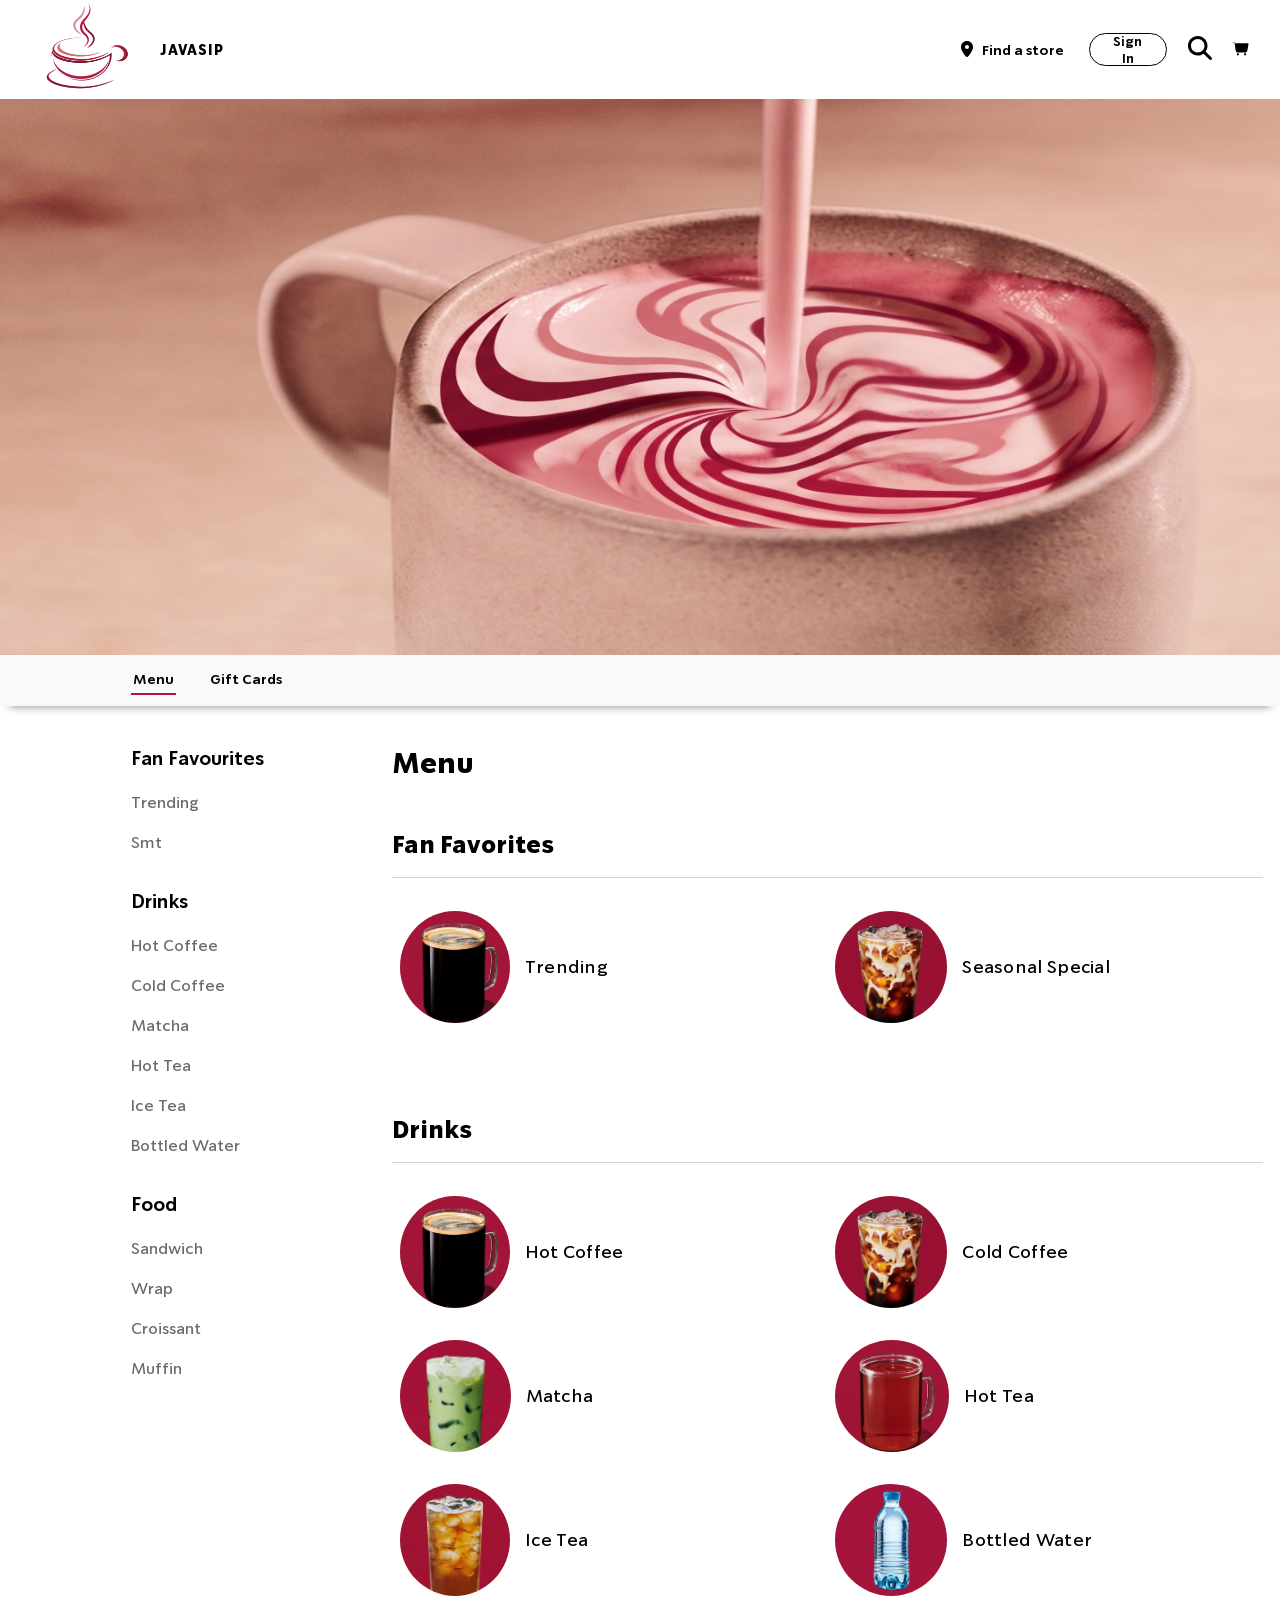
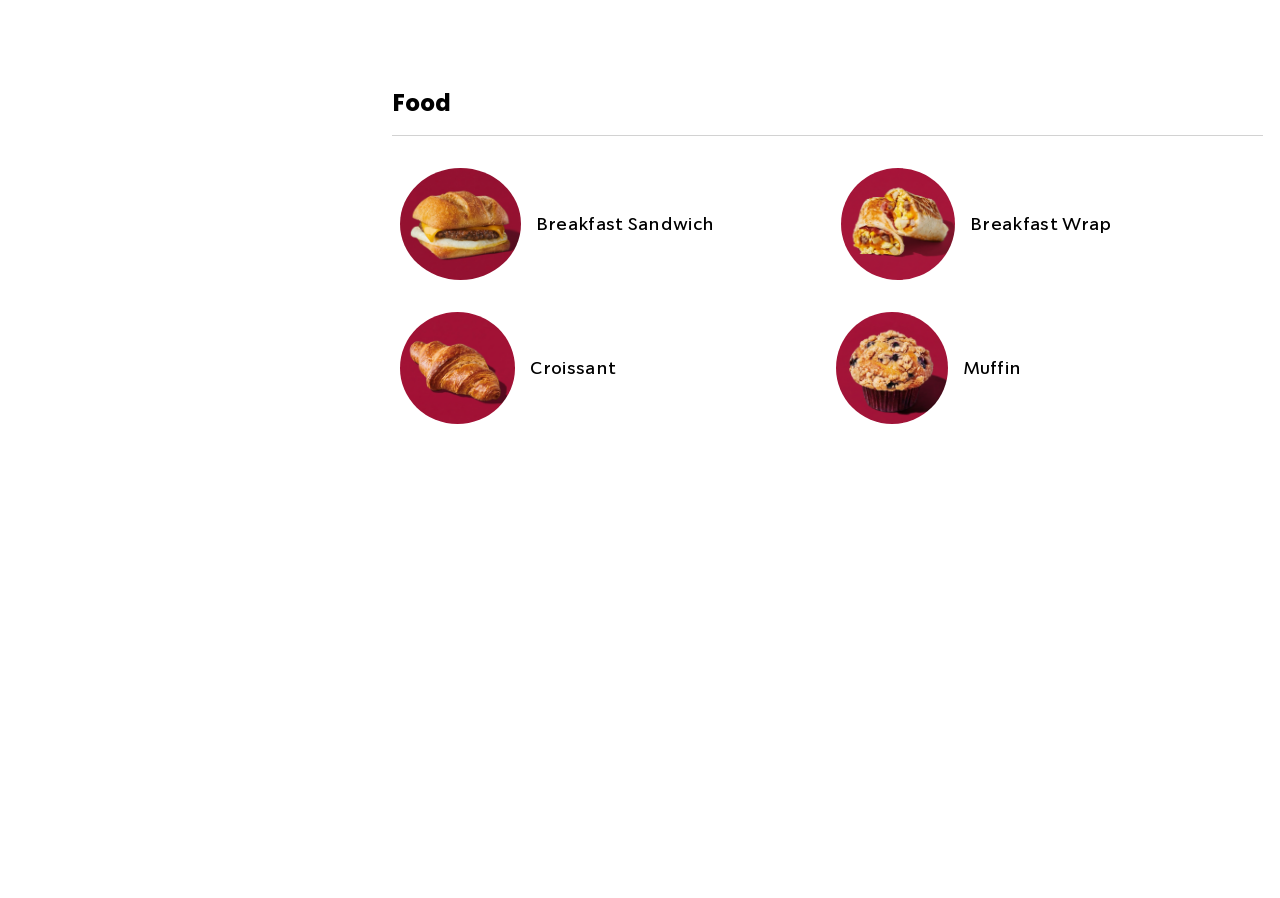
<file: index.html>
<!doctype html>
<html>

<head>
    <title>JavaSip</title>
    <link rel="stylesheet" href="style.css">
    <link rel="icon" type="image/png" href="images/favicon.png">
</head>
<body>
    <header>

        <span id="logospan">
            <img id="logo" src="images/logo.png">
        </span>

        <div id="headerdiv">
                
            <nav id="links">
                <button id="mbtn">JAVASIP</button>
            </nav>

            <span id="otherlinks">
                <span class="locationbutton">

                    <span id="locationbtn" style="display: flex">
                        <svg style="width: 20px; margin-bottom: 2px; margin-right: 5px; cursor: pointer" xmlns="http://www.w3.org/2000/svg" viewBox="0 0 640 640"><!--!Font Awesome Free v7.2.0 by @fontawesome - https://fontawesome.com License - https://fontawesome.com/license/free Copyright 2026 Fonticons, Inc.--><path d="M128 252.6C128 148.4 214 64 320 64C426 64 512 148.4 512 252.6C512 371.9 391.8 514.9 341.6 569.4C329.8 582.2 310.1 582.2 298.3 569.4C248.1 514.9 127.9 371.9 127.9 252.6zM320 320C355.3 320 384 291.3 384 256C384 220.7 355.3 192 320 192C284.7 192 256 220.7 256 256C256 291.3 284.7 320 320 320z"/></svg>
                        <p style="cursor: pointer">Find a store</p>
                    </span>

                    <div id="locationdropdown">
                        <button id="india">India</button>
                        <button id="usa">USA</button>
                    </div>
                </span>
                <span>
                    <button id="signin">Sign In</button>
                </span>

                <span>
                    <button id="searchicon">
                        <svg xmlns="http://www.w3.org/2000/svg" viewBox="0 0 640 640"><!--!Font Awesome Free v7.2.0 by @fontawesome - https://fontawesome.com License - https://fontawesome.com/license/free Copyright 2026 Fonticons, Inc.--><path d="M480 272C480 317.9 465.1 360.3 440 394.7L566.6 521.4C579.1 533.9 579.1 554.2 566.6 566.7C554.1 579.2 533.8 579.2 521.3 566.7L394.7 440C360.3 465.1 317.9 480 272 480C157.1 480 64 386.9 64 272C64 157.1 157.1 64 272 64C386.9 64 480 157.1 480 272zM272 416C351.5 416 416 351.5 416 272C416 192.5 351.5 128 272 128C192.5 128 128 192.5 128 272C128 351.5 192.5 416 272 416z"/></svg>
                    </button>
                </span>
                <span>
                    <button id="carticon">
                        <svg xmlns="http://www.w3.org/2000/svg" viewBox="0 0 640 640"><path d="M96 96L160 96L194.1 338.8C199.1 370.5 226.5 394 258.6 394L468 394C499.5 394 526.4 371.4 532.1 340.4L568.1 148.4C570.6 135 560.5 122 546.8 122L176 122M258.6 480C240.4 480 225.6 465.2 225.6 447C225.6 428.8 240.4 414 258.6 414C276.8 414 291.6 428.8 291.6 447C291.6 465.2 276.8 480 258.6 480zM468 480C449.8 480 435 465.2 435 447C435 428.8 449.8 414 468 414C486.2 414 501 428.8 501 447C501 465.2 486.2 480 468 480z"/></svg>
                        <span id="cart-header-count"></span>
                    </button>
                </span>
            </span>

        </div>
    </header>

    <div id="signinmodalcontainer">
        <div id="signinmodal">

            <div id="signinmodalheader">
                <h2 style="margin-left: 20px">JAVASIP</h2>
                <button id="signinmodalclosebtn">
                    X
                </button>
            </div>

            <div id="signinformoptionbuttonsdiv">

                <div id="signinformoptionbuttons">
                    <button id="sibutton">SIGN IN</button><button id="joinbutton">JOIN</button>
                </div>

            </div>

<div id="forms">

    <form id="signinform">

        <label for="si-email" class="e-p-label">EMAIL</label>
        <input type="email" id="si-email" placeholder="Email" class="typeinput1">
        <br><br>
        <label for="si-password" class="e-p-label">PASSWORD</label>
        <input type="password" id="si-password" placeholder="Password" class="typeinput1">

        <p class="termsreminder" style="padding-right: 32px; padding-left: 32px; margin-top: 20px; margin-bottom: 8px">By clicking "Sign In" I agree to the Terms and Conditions & Privacy Policy. I also consent to the collection and use of my Personal Information as described in the Notice regarding Loyalty Programs.</p>

        <p class="form-error" id="si-error"></p>

        <button type="submit" id="sisubmitbtn" disabled>SIGN IN</button>

        <br><br>

        <div style="text-align: left; padding-left: 32px; display: flex">
            <input type="checkbox" id="si-remember" style="cursor: pointer; width: 18px; height: 18px">
            <p class="rememberme">Remember me</p>
            <svg style="width: 22px; margin-bottom: 13px; margin-left: 3px; cursor: pointer" xmlns="http://www.w3.org/2000/svg" viewBox="0 0 640 640"><path d="M320 576C461.4 576 576 461.4 576 320C576 178.6 461.4 64 320 64C178.6 64 64 178.6 64 320C64 461.4 178.6 576 320 576zM288 224C288 206.3 302.3 192 320 192C337.7 192 352 206.3 352 224C352 241.7 337.7 256 320 256C302.3 256 288 241.7 288 224zM280 288L328 288C341.3 288 352 298.7 352 312L352 400L360 400C373.3 400 384 410.7 384 424C384 437.3 373.3 448 360 448L280 448C266.7 448 256 437.3 256 424C256 410.7 266.7 400 280 400L304 400L304 336L280 336C266.7 336 256 325.3 256 312C256 298.7 266.7 288 280 288z"/></svg>
        </div>

    </form>

    <form id="joinform">

        <div style="display: flex; justify-content: space-between; padding-left: 32px; padding-right: 32px; padding-top: 5px; padding-bottom: 15px; box-sizing: border-box">
            <span>
                <label for="join-firstname" class="fn-ln-label">FIRST NAME</label>
                <input type="text" id="join-firstname" placeholder="First Name" class="nametypeinput">
            </span>
            <span>
                <label for="join-lastname" class="fn-ln-label">LAST NAME</label>
                <input type="text" id="join-lastname" placeholder="Last Name" class="nametypeinput" style="width: 194.4px">
            </span>
        </div>

        <label for="join-email" class="e-p-label">EMAIL</label>
        <input type="email" id="join-email" placeholder="Email" class="typeinput2" style="margin-bottom: 20px">
        <br>
        <label for="join-password" class="e-p-label">PASSWORD</label>
        <input type="password" id="join-password" placeholder="Password (8+ chars, include a number)" class="typeinput2">

        <p class="termsreminder" style="padding-right: 32px; padding-left: 32px; margin-top: 16px; margin-bottom: 8px">By clicking "Join" I agree to the Terms and Conditions & Privacy Policy. I also consent to the collection and use of my Personal Information as described in the Notice regarding Loyalty Programs.</p>

        <p class="form-error" id="join-error"></p>

        <button type="submit" id="joinsubmitbtn" disabled>JOIN</button>

        <br><br>

        <div style="text-align: left; padding-left: 32px; display: flex">
            <input type="checkbox" style="cursor: pointer; width: 18px; height: 18px">
            <p class="rememberme">Remember me</p>
            <svg style="width: 22px; margin-bottom: 13px; margin-left: 3px; cursor: pointer" xmlns="http://www.w3.org/2000/svg" viewBox="0 0 640 640"><path d="M320 576C461.4 576 576 461.4 576 320C576 178.6 461.4 64 320 64C178.6 64 64 178.6 64 320C64 461.4 178.6 576 320 576zM288 224C288 206.3 302.3 192 320 192C337.7 192 352 206.3 352 224C352 241.7 337.7 256 320 256C302.3 256 288 241.7 288 224zM280 288L328 288C341.3 288 352 298.7 352 312L352 400L360 400C373.3 400 384 410.7 384 424C384 437.3 373.3 448 360 448L280 448C266.7 448 256 437.3 256 424C256 410.7 266.7 400 280 400L304 400L304 336L280 336C266.7 336 256 325.3 256 312C256 298.7 266.7 288 280 288z"/></svg>
        </div>

    </form>

</div>
            
        </div>
    </div>

    <div id="searchmodalcontainer">
        <div id="searchmodal">

            <div id="searchinputdiv">
                <svg style="width: 28px; margin-right: 10px; margin-bottom: 3px" xmlns="http://www.w3.org/2000/svg" viewBox="0 0 640 640"><path d="M480 272C480 317.9 465.1 360.3 440 394.7L566.6 521.4C579.1 533.9 579.1 554.2 566.6 566.7C554.1 579.2 533.8 579.2 521.3 566.7L394.7 440C360.3 465.1 317.9 480 272 480C157.1 480 64 386.9 64 272C64 157.1 157.1 64 272 64C386.9 64 480 157.1 480 272zM272 416C351.5 416 416 351.5 416 272C416 192.5 351.5 128 272 128C192.5 128 128 192.5 128 272C128 351.5 192.5 416 272 416z"/></svg>
                <input type="text" placeholder="Search our menu..." id="searchinput">
            </div>

            <div id="searchresults"></div>

        </div>
    </div>

    <div id="slideshow">
        <img src="images/slideshow.png" id="ss">
    </div>

    <div id="menuheader">
        <button style="margin-left: 131px" id="meb">Menu</button>
        <button id="gcb">Gift Cards</button>
    </div>

    <div id="menudiv">

    <div id="menulistcontainer">
        <div id="menulist">
            <h3>Fan Favourites</h3>
            <button class="productbtn" id="trendingbtn">Trending</button>
            <button class="productbtn" id="smtbtn">Smt</button>

            <h3>Drinks</h3>
            <button class="productbtn" id="hotcoffeebtn">Hot Coffee</button>
            <button class="productbtn" id="coldcoffeebtn">Cold Coffee</button>
            <button class="productbtn" id="matchabtn">Matcha</button>
            <button class="productbtn" id="hotteabtn">Hot Tea</button>
            <button class="productbtn" id="iceteabtn">Ice Tea</button>
            <button class="productbtn" id="waterbtn">Bottled Water</button>

            <h3>Food</h3>
            <button class="productbtn" id="sandwichbtn">Sandwich</button>
            <button class="productbtn" id="wrapbtn">Wrap</button>
            <button class="productbtn" id="croissantbtn">Croissant</button>
            <button class="productbtn" id="muffinbtn">Muffin</button>
        </div>
    </div>

    <div id="menucontainer">
        <div id="menu">
            <h1 style="margin-bottom: 48px">Menu</h1>

            <h2 style="margin-bottom: 0px; padding-bottom: 16px">Fan Favorites</h2>
            <div style="height: 32.8px; width: 100%; background-color: white; border-top: 1px solid #d2d2d2;"></div>
            
            <div style="display: flex; align-items: top; height: 184px">
                <div class="productdiv" id="trendingdiv">
                    <img class="productimg" src="images/hotcoffee.png">
                    <p class="productname">Trending</p>
                    <div class="productmodal" id="trendingmodal"></div>
                </div>
                <div class="productdiv" id="smtdiv">
                    <img class="productimg" src="images/coldcoffee.png">
                    <p class="productname">Seasonal Special</p>
                    <div class="productmodal" id="smtmodal"></div>
                </div>
            </div>

            <h2 style="margin-bottom: 0px; padding-bottom: 16px">Drinks</h2>
            <div style="height: 32.8px; width: 100%; background-color: white; border-top: 1px solid #d2d2d2;"></div>
            
            <div style="display: flex">
                <div class="productdiv" id="hotcoffeediv">
                    <img class="productimg" src="images/hotcoffee.png">
                    <p class="productname">Hot Coffee</p>
                    <div class="productmodal" id="hotcoffeemodal"></div>
                </div>
                <div class="productdiv" id="coldcoffeediv">
                    <img class="productimg" src="images/coldcoffee.png">
                    <p class="productname">Cold Coffee</p>
                    <div class="productmodal" id="coldcoffeemodal"></div>
                </div>
            </div>
            <div style="display: flex">
                <div class="productdiv" id="matchadiv">
                    <img class="productimg" src="images/matcha.png">
                    <p class="productname">Matcha</p>
                    <div class="productmodal" id="matchamodal"></div>
                </div>
                <div class="productdiv" id="hotteadiv">
                    <img class="productimg" src="images/hottea.png">
                    <p class="productname">Hot Tea</p>
                    <div class="productmodal" id="hotteamodal"></div>
                </div>
            </div>
            <div style="display: flex; align-items: top; height: 184px">
                <div class="productdiv" id="iceteadiv">
                    <img class="productimg" src="images/icetea.png">
                    <p class="productname">Ice Tea</p>
                    <div class="productmodal" id="iceteamodal"></div>
                </div>
                <div class="productdiv" id="waterdiv">
                    <img class="productimg" src="images/water.png">
                    <p class="productname">Bottled Water</p>
                    <div class="productmodal" id="watermodal"></div>
                </div>
            </div>

            <h2 style="margin-bottom: 0px; padding-bottom: 16px">Food</h2>
            <div style="height: 32.8px; width: 100%; background-color: white; border-top: 1px solid #d2d2d2;"></div>
            
            <div style="display: flex">
                <div class="productdiv" id="sandwichdiv">
                    <img class="productimg" src="images/sandwich.png">
                    <p class="productname">Breakfast Sandwich</p>
                    <div class="productmodal" id="sandwichmodal"></div>
                </div>
                <div class="productdiv" id="wrapdiv">
                    <img class="productimg" src="images/wrap.png">
                    <p class="productname">Breakfast Wrap</p>
                    <div class="productmodal" id="wrapmodal"></div>
                </div>
            </div>
            <div style="display: flex; align-items: top; height: 184px">
                <div class="productdiv" id="croissantdiv">
                    <img class="productimg" src="images/croissant.png">
                    <p class="productname">Croissant</p>
                    <div class="productmodal" id="croissantmodal"></div>
                </div>

                <div class="productdiv" id="muffindiv">
                    <img class="productimg" src="images/muffin.png">
                    <p class="productname">Muffin</p>
                    <div class="productmodal" id="muffinmodal"></div>
                </div>
            </div>

        </div>
    </div>

    </div>

    
    <div id="giftdiv">
        <div id="giftcontainer">
            <div id="gift">
                <h1>Gift Cards</h1>
                <p class="gift-subtitle">Give the gift of great coffee. Perfect for any occasion.</p>

                <div id="gift-cards-grid">
                    
                </div>
            </div>
        </div>
    </div>

    
    <div id="cartfooter">
        <span id="cartfooter-icon">
            <svg xmlns="http://www.w3.org/2000/svg" viewBox="0 0 640 640"><path d="M96 96L160 96L194.1 338.8C199.1 370.5 226.5 394 258.6 394L468 394C499.5 394 526.4 371.4 532.1 340.4L568.1 148.4C570.6 135 560.5 122 546.8 122L176 122M258.6 480C240.4 480 225.6 465.2 225.6 447C225.6 428.8 240.4 414 258.6 414C276.8 414 291.6 428.8 291.6 447C291.6 465.2 276.8 480 258.6 480zM468 480C449.8 480 435 465.2 435 447C435 428.8 449.8 414 468 414C486.2 414 501 428.8 501 447C501 465.2 486.2 480 468 480z"/></svg>
        </span>
        <span id="cartfooter-text">
            <span id="cartfooter-count">0 items</span>
            <span id="cartfooter-label">VIEW ORDER</span>
        </span>
        <span id="cartfooter-total" class="price" data-price="0">₹0</span>
    </div>

    
    <div id="cart">
        <div id="cart-header">
            <h2 id="cart-title">Your Order</h2>
            <button id="cartcl" aria-label="Close cart">
                <svg xmlns="http://www.w3.org/2000/svg" viewBox="0 0 640 640"><path d="M342.6 278l155.6-155.6c8-8 8-21.1 0-29.1s-21.1-8-29.1 0L313.5 249 157.9 93.3c-8-8-21.1-8-29.1 0s-8 21.1 0 29.1L284.4 278 128.8 433.6c-8 8-8 21.1 0 29.1s21.1 8 29.1 0L313.5 307l155.6 155.7c8 8 21.1 8 29.1 0s8-21.1 0-29.1z"/></svg>
            </button>
        </div>

        <div id="cart-items">
            
        </div>

        <div id="cart-footer">
            <div id="cart-summary">
                <span class="cart-summary-label">TOTAL</span>
                <span id="cart-total-display" class="price cart-total-price" data-price="0">₹0</span>
            </div>
            <button id="cart-order-btn">
                ORDER
                <svg xmlns="http://www.w3.org/2000/svg" viewBox="0 0 640 640"><path d="M278.6 233.4c-12.5 12.5-12.5 32.8 0 45.3L338.7 339 139 339c-17.7 0-32 14.3-32 32s14.3 32 32 32l199.7 0-60.1 60.3c-12.5 12.5-12.5 32.8 0 45.3s32.8 12.5 45.3 0L471.9 371c12.5-12.5 12.5-32.8 0-45.3L323.9 233.4c-12.5-12.5-32.8-12.5-45.3 0zM512 96L128 96C74.98 96 32 138.1 32 192l0 256c0 53.02 42.98 96 96 96l384 0c53.02 0 96-42.98 96-96l0-256C608 138.1 565 96 512 96z"/></svg>
            </button>
        </div>
    </div>

    <script src="index.js"></script>
</body>

</html>
</file>
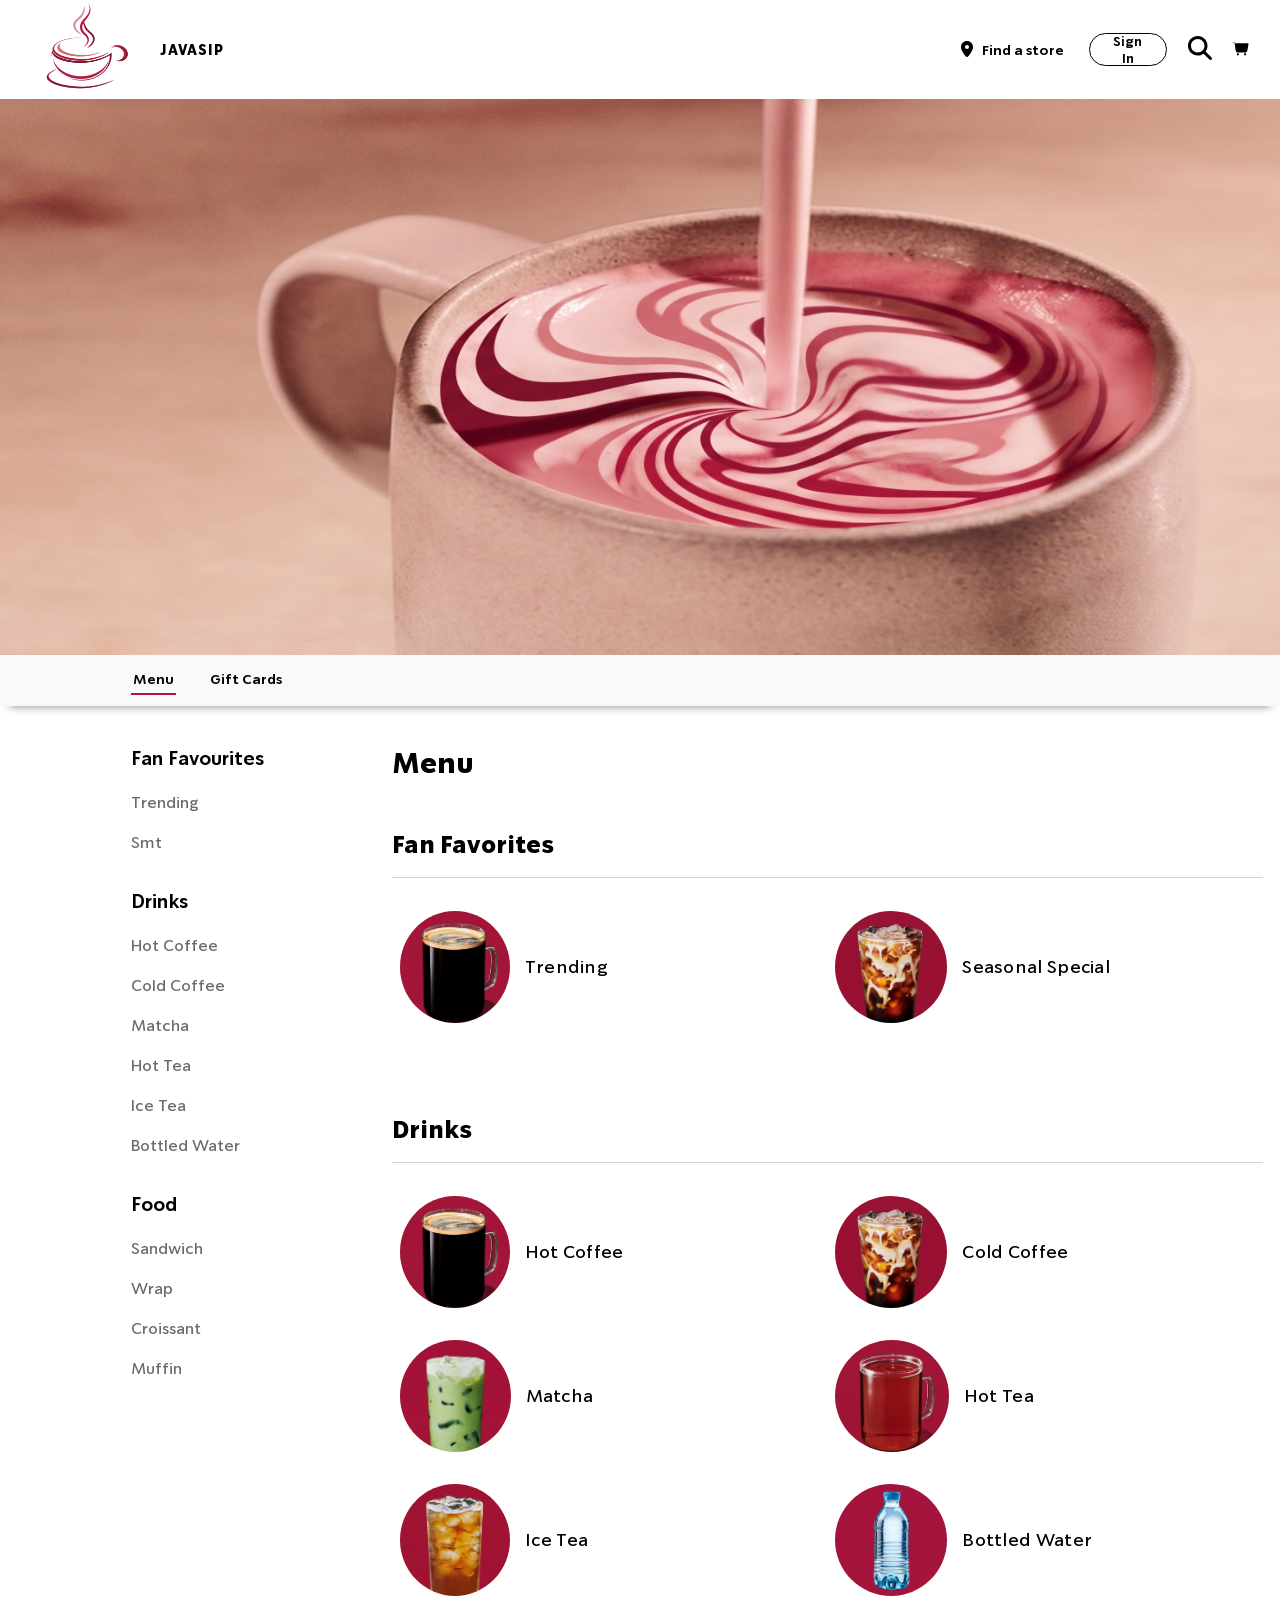
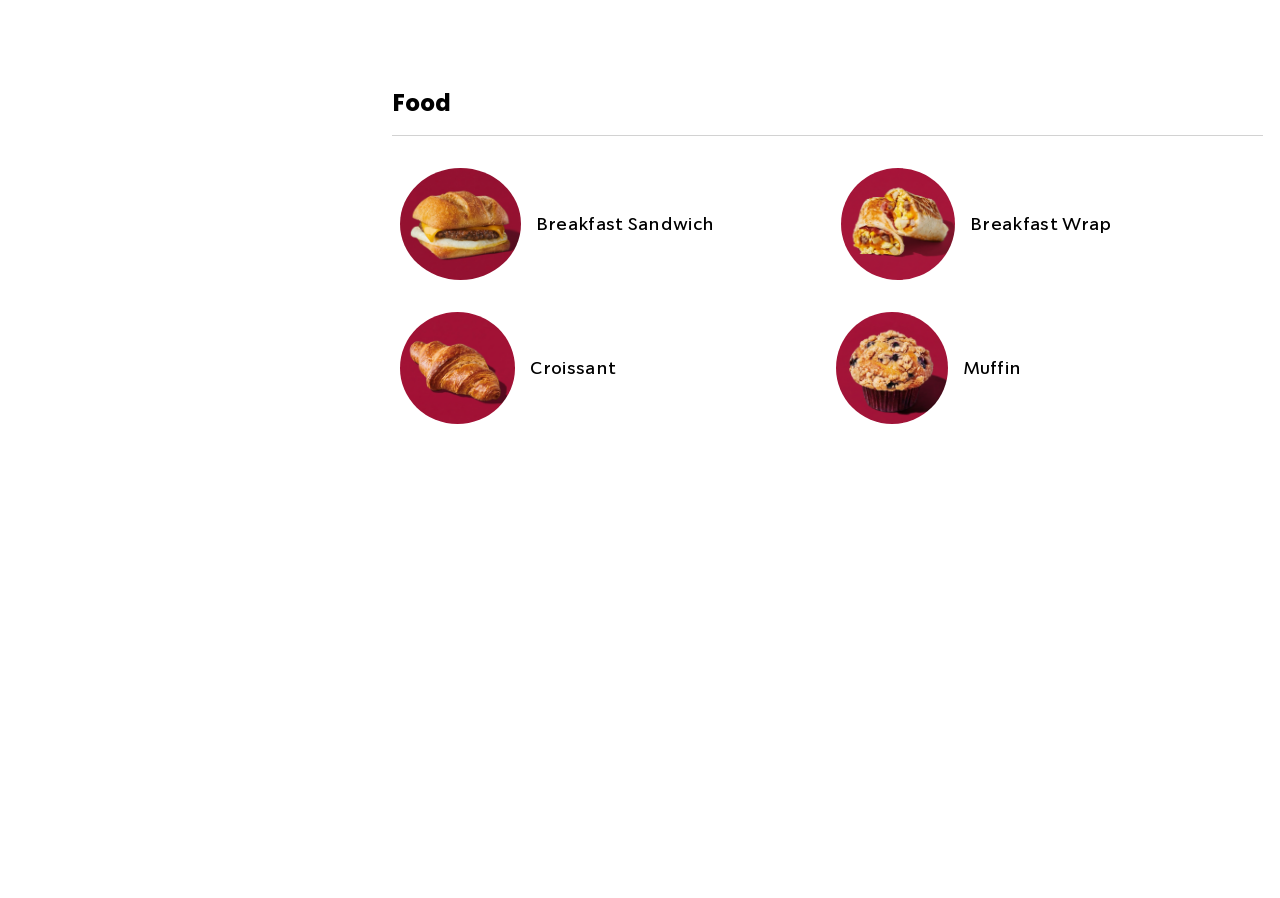
<file: cart.html>
<!doctype html>
<html>

<head>
    <title>JavaSip — Your Order</title>
    <link rel="stylesheet" href="style.css">
    <link rel="stylesheet" href="cart.css">
    <link rel="icon" type="image/png" href="images/favicon.png">
</head>
<body>

    
    <header id="cart-page-header">
        <span id="logospan">
            <a href="index.html">
                <img id="logo" src="images/logo.png" alt="JavaSip">
            </a>
        </span>
        <div id="cart-page-header-title">
            <h1>Checkout</h1>
        </div>
    </header>

    
    <main id="cart-page-main">

        
        <section id="cp-summary-section">
            <h2 class="cp-section-title">Order Summary</h2>
            <div id="cp-items-list">
                
            </div>
            <div id="cp-summary-total-row">
                <span class="cp-total-label">TOTAL</span>
                <span id="cp-total-amount">₹0</span>
            </div>
        </section>

        
        <section id="cp-payment-section">
            <h2 class="cp-section-title">Payment Method</h2>

            
            <div id="cp-method-picker">

                <label class="cp-method-option" id="cp-method-cash">
                    <input type="radio" name="paymentMethod" value="cash" checked>
                    <span class="cp-method-icon">
                        <svg xmlns="http://www.w3.org/2000/svg" viewBox="0 0 640 640"><path d="M96 336c0 26.5 21.5 48 48 48l448 0c26.5 0 48-21.5 48-48l0-96-544 0 0 96zm0-192l0 48 544 0 0-48c0-26.5-21.5-48-48-48L144 96c-26.5 0-48 21.5-48 48zm256 256c0-17.7 14.3-32 32-32l96 0c17.7 0 32 14.3 32 32s-14.3 32-32 32l-96 0c-17.7 0-32-14.3-32-32zm-128 0c0-17.7 14.3-32 32-32l32 0c17.7 0 32 14.3 32 32s-14.3 32-32 32l-32 0c-17.7 0-32-14.3-32-32z"/></svg>
                    </span>
                    <span class="cp-method-details">
                        <span class="cp-method-name">Pay at Counter</span>
                        <span class="cp-method-sub">Cash or card when you collect</span>
                    </span>
                </label>

                <label class="cp-method-option" id="cp-method-card">
                    <input type="radio" name="paymentMethod" value="card">
                    <span class="cp-method-icon">
                        <svg xmlns="http://www.w3.org/2000/svg" viewBox="0 0 640 640"><path d="M0 96C0 60.7 28.7 32 64 32l512 0c35.3 0 64 28.7 64 64l0 32L0 128 0 96zM0 192l640 0 0 256c0 35.3-28.7 64-64 64L64 512c-35.3 0-64-28.7-64-64L0 192zm64 160c0 17.7 14.3 32 32 32l64 0c17.7 0 32-14.3 32-32s-14.3-32-32-32l-64 0c-17.7 0-32 14.3-32 32zm192 0c0 17.7 14.3 32 32 32l128 0c17.7 0 32-14.3 32-32s-14.3-32-32-32l-128 0c-17.7 0-32 14.3-32 32z"/></svg>
                    </span>
                    <span class="cp-method-details">
                        <span class="cp-method-name">Credit / Debit Card</span>
                        <span class="cp-method-sub">Visa, Mastercard, Amex</span>
                    </span>
                </label>

                <label class="cp-method-option" id="cp-method-upi">
                    <input type="radio" name="paymentMethod" value="upi">
                    <span class="cp-method-icon">
                        <svg xmlns="http://www.w3.org/2000/svg" viewBox="0 0 640 640"><path d="M128 32l0 576c0 17.7 14.3 32 32 32l320 0c17.7 0 32-14.3 32-32l0-576c0-17.7-14.3-32-32-32L160 0c-17.7 0-32 14.3-32 32zM320 480a32 32 0 1 1 0 64 32 32 0 1 1 0-64z"/></svg>
                    </span>
                    <span class="cp-method-details">
                        <span class="cp-method-name">UPI / Wallet</span>
                        <span class="cp-method-sub">PhonePe, GPay, Paytm</span>
                    </span>
                </label>

            </div>

            
            <div id="cp-card-fields">
                <div class="cp-field-group">
                    <label class="cp-field-label" for="cp-card-number">CARD NUMBER</label>
                    <input type="text" id="cp-card-number" class="cp-field-input"
                           placeholder="1234 5678 9012 3456" maxlength="19" autocomplete="cc-number">
                    <p class="cp-field-error" id="cp-card-number-err"></p>
                </div>
                <div class="cp-field-row">
                    <div class="cp-field-group">
                        <label class="cp-field-label" for="cp-card-expiry">EXPIRY</label>
                        <input type="text" id="cp-card-expiry" class="cp-field-input"
                               placeholder="MM / YY" maxlength="7" autocomplete="cc-exp">
                        <p class="cp-field-error" id="cp-card-expiry-err"></p>
                    </div>
                    <div class="cp-field-group">
                        <label class="cp-field-label" for="cp-card-cvv">CVV</label>
                        <input type="password" id="cp-card-cvv" class="cp-field-input"
                               placeholder="•••" maxlength="4" autocomplete="cc-csc">
                        <p class="cp-field-error" id="cp-card-cvv-err"></p>
                    </div>
                </div>
                <div class="cp-field-group">
                    <label class="cp-field-label" for="cp-card-name">NAME ON CARD</label>
                    <input type="text" id="cp-card-name" class="cp-field-input"
                           placeholder="As printed on card" autocomplete="cc-name">
                    <p class="cp-field-error" id="cp-card-name-err"></p>
                </div>
            </div>

            
            <div id="cp-upi-fields">
                <div class="cp-field-group">
                    <label class="cp-field-label" for="cp-upi-id">UPI ID</label>
                    <input type="text" id="cp-upi-id" class="cp-field-input"
                           placeholder="yourname@upi">
                    <p class="cp-field-error" id="cp-upi-id-err"></p>
                </div>
            </div>

            
            <div id="cp-save-row">
                <input type="checkbox" id="cp-save-payment" checked>
                <label for="cp-save-payment" class="cp-save-label">Save payment info to my account</label>
            </div>

            <p class="cp-field-error" id="cp-global-error"></p>

            <button id="cp-place-order-btn">PLACE ORDER</button>

        </section>

    </main>

    
    <div id="cp-overlay">
        <div id="cp-overlay-card">
            <div id="cp-check-circle">
                <svg id="cp-check-svg" xmlns="http://www.w3.org/2000/svg" viewBox="0 0 52 52">
                    <circle class="cp-check-circle-bg" cx="26" cy="26" r="25" fill="none"/>
                    <path class="cp-check-tick" fill="none" d="M14 27 l8 8 l16-16"/>
                </svg>
            </div>
            <h1 id="cp-overlay-title">ORDER COMPLETE</h1>
            <p id="cp-overlay-sub">Collect your order at the counter</p>
            <div id="cp-overlay-timer">
                <span id="cp-overlay-secs">5</span>
                <span> — returning to menu</span>
            </div>
        </div>
    </div>

    <script src="cart.js"></script>
</body>

</html>
</file>
<file: style.css>
@font-face{
    font-family: "sds-b";
    src: url("fonts/SoDoSans-Bold.ttf"); 
}
@font-face{
    font-family: "sds-r";
    src: url("fonts/SoDoSans-Regular.ttf"); 
}
@font-face{
    font-family: "sds-sb";
    src: url("fonts/SoDoSans-SemiBold.ttf"); 
}

:root {
  --pc: white;
  --sc: #b51144;
  --ffb: "sds-b", sans-serif;
  --ffr: "sds-r", sans-serif;
  --ffsb: "sds-sb", sans-serif;

  --regular: normal 300 14px var(--ffr);
  --semibold: normal 600 14px var(--ffsb);
  --bold: normal 700 14px var(--ffb);

  --shadow: 0 10px 10px -10px rgba(0, 0, 0, 0.5);
}

html {
  scroll-behavior: smooth;
  scrollbar-gutter: stable;
}
body {
    background-color: var(--pc);
    color: rgb(148, 128, 128);
    margin: 0;
}
.noscroll{
    overflow: hidden;
    user-select: none;
}

header {
    background-color: var(--pc);
    text-align: center;
    width: 100%;
    padding: 0px;
    height: 99px;
    
    z-index: 2000; 
    display: flex;
    align-items: center;
    position: relative;
}

header button{
    color: black;
    background-color: var(--pc);

    font: var(--bold);
    letter-spacing: 1px;
    
    border: none;
    border-radius: 2px;
    padding: 17px;
    cursor: pointer;
}
header button:hover{
    color: var(--sc); 
}

#headerdiv {
    display: flex;
    justify-content: space-between;
    height: 99px;
    width: 89%;
}

#logospan {
    display: inline-block;
    vertical-align: middle;
    width: 100px; 
    height: 99px;
    position: relative;
    margin-left: 33px;
    margin-right: 10px;
}

#logo {
    height: 130px;
    padding: 0;
    position: absolute;
    transform: translateX(-50%); 
    top: -18px;
    z-index: 10;
    cursor: pointer;
}

#links {
    display: flex;
    align-items: center;
    height: 99px;
}

#otherlinks {
    display: flex;
    align-items: center;
}

.locationbutton {
    position: relative;
    display: inline-block;
}
#locationbtn{
    color: black;
    font: var(--semibold);
    letter-spacing: 0;
}
#locationbtn:hover{
    color: var(--sc);
}
#locationbtn svg {
    fill: currentColor;
    transition: fill 0.3s ease;
}

#locationdropdown {
    position: absolute;
    top: 110%;
    left: 0;
    width: 150px;
    display: none;
    border-radius: 2px;
    overflow: hidden;
    box-shadow: 0 4px 6px -1px rgba(0, 0, 0, 0.1), 0 2px 4px -1px rgba(0, 0, 0, 0.06);
    
}
#locationdropdown.show {
    display: block;
}
#locationbtn.active {
    color: black;
    
}
#locationdropdown button {
    display: block;
    background-color: var(--pc);
    color: black;
    font: var(--regular);
    font-size: 14px !important;
    width: 100%;
    text-align: left;
    font-size: 16px;
    border-radius: 0px;
}
#locationdropdown button:hover{
    background-color: #E5E5E5;
    
}

#signin {
    padding: 10px;
    padding-right: 17px;
    padding-left: 17px;
    margin-left: 25px;
    margin-right: 18px;
    margin-bottom: px;

    height: 32.4px;
    width: 78.1px;

    font-size: 13.1px !important;
    letter-spacing: 0;

    font: var(--semibold);
    border: 1px solid black;
    border-radius: 20px;
    display: flex;
    justify-content: center;
    align-items: center;
}
#signin:hover {
    color: black;
    background-color: #E5E5E5;
}

#searchicon {
    padding: 0;
    height: 30px;
    width: 30px;
}
.material-symbols-outlined {
    font-size: 25px;
}
#searchicon:hover {
    color: var(--sc);
}

#signinmodalcontainer{
    background-color: rgba(0, 0, 0, 0.3);
    backdrop-filter: blur(3px);
    
    display: flex;
    align-items: center;
    justify-content: center;

    position: fixed;
    inset: 0;
    z-index: 2000;

    opacity: 0;
    visibility: hidden;
    pointer-events: none;
    transition: opacity 0.3s ease, visibility 0.3s;
}
#signinmodalcontainer.show {
    opacity: 1;
    visibility: visible;
    pointer-events: auto;
}
#signinmodal{
    color: black;
    background-color: whitesmoke;
    height: 485.3px;
    width: 500px;
    border-radius: 10px;
    text-align: center;

    transform: translateY(100px); 
    transition: transform 0.3s cubic-bezier(0.165, 0.84, 0.44, 1);
    user-select: text;

}
#signinmodal.join{
    color: black;
    background-color: whitesmoke;
    height: 565.3px;
    width: 500px;
    border-radius: 10px;
    text-align: center;

    transform: translateY(100px); 
    transition: transform 0.3s cubic-bezier(0.165, 0.84, 0.44, 1);
    user-select: text;
}

#signinmodalcontainer.show #signinmodal{
    transform: translateY(0);
}

#signinmodalheader{
    height: 48px;
    margin-bottom: 16px;
    background-color: var(--sc);
    border-top-right-radius: 7px;
    border-top-left-radius: 10px;
    display: flex;
    justify-content: space-between;
    align-items: center;
    font: var(--bold);

}
#signinmodalclosebtn{
    background-color: var(--sc);
    border: none;
}

#signinformoptionbuttonsdiv{
    display: flex;
    justify-content: center;
    height: 30px;

}
#signinformoptionbuttons{
    background-color: #DADADA;
    border-radius: 5px;
    height: 30px;
    width: 200px;
    margin-top: 16px;
    margin-bottom: 0;
}
#sibutton{
    font: var(--regular);
    font-size: 13px !important;
    background-color: black;
    color: white;
    border: none;
    border-radius: 5px;
    height: 30px;
    width: 98px;

}
#sibutton:hover{
    color: #9A9A9A;
}
#sibutton.notactive{
    background-color: #DADADA;
    color: #5C5C5C;
}

#joinbutton {
    font: var(--regular);
    font-size: 13px !important;
    background-color: #DADADA;
    color: #5C5C5C;
    border: none;
    border-radius: 5px;
    height: 30px;
    width: 98px;
}
#joinbutton:hover{
    color: #9A9A9A;
}
#joinbutton.active{
    background-color: black;
    color: white;
}

.e-p-label{
    color: #686868;
    display: block;
    padding-right: 32px;
    padding-left: 32px;
    text-align: left;
    font: var(--semibold);
    font-size: 14px !important;
}
.fn-ln-label{
    color: #686868;
    display: block;
    text-align: left;
    font: var(--semibold);
    font-size: 14px !important;
}

.typeinput1, .typeinput2{
    box-sizing: border-box;
    height: 40px;
    width: 436px;
    padding-right: 8px;
    padding-left: 8px;
    font: var(--regular);
    font-size: 14px !important;
}
.nametypeinput{
    box-sizing: border-box;
    height: 40px;
    width: 210.4px;
    padding-right: 8px;
    padding-left: 8px;
    font: var(--regular);
    font-size: 14px !important;
}

#forms{
    position: relative;
    height: 335.3px;
    width: 100%;
    margin-top: 40px;
}

#signinform{
    height: 335.3px;
    width: 100%;
    opacity: 1;
    visibility: visible;
    position: absolute;
    top: 0;
}
#signinform.remove{
    opacity: 0;
    visibility: hidden;
}

#joinform{
    height: 335.3px;
    width: 100%;
    opacity: 0;
    visibility: hidden;
    position: absolute;
    top: 0;
}
#joinform.show{
    opacity: 1;
    visibility: visible;
}

.termsreminder{
    font: var(--regular);
    font-size: 10px !important;
    text-align: left;
}

#sisubmitbtn, #joinsubmitbtn{
    height: 36px;
    width: 432px;
    color: black; 
    background-color: #b44c6d;
    border: none;
    border-radius: 2px;
    font: var(--semibold);
    font-size: 14px !important;
}
.rememberme{
    font: var(--regular);
    font-size: 14px !important;   
    margin-top: 3px;
    margin-left: 5px;
}
#slideshow{
    display: flex;
    justify-content: center;
    object-fit: cover;

}
#ss{
    width: 1430px;
}

#searchmodalcontainer{
    background-color: rgba(0, 0, 0, 0.3);
    backdrop-filter: blur(3px);
    
    display: flex;
    align-items: top;
    justify-content: center;

    position: fixed;
    inset: 0;
    z-index: 2000;

    opacity: 0;
    visibility: hidden;
    pointer-events: none;

    transition: opacity 0.3s ease, visibility 0.3s;
}
#searchmodalcontainer.show{
    opacity: 1;
    visibility: visible;
    pointer-events: auto;
}
#searchmodal{
    height: 460px;
    width: 1060px;
    background-color: #F5F5F5;
    color: black;
    border-bottom-left-radius: 5px;
    border-bottom-right-radius: 5px;
}
#searchinputdiv{
    height: 34.8px;
    width: 916.2px;
    display: flex;
    justify-content: right;
    margin-left: 6.78%;
    margin-top: 10px;
    background-color: #F2F2F2;
    font: var(--regular);
    border: 2px solid #0151BB;
    border-radius: 2px;
}
#searchinput{
    height: 34.8px;
    width: 864.6px;
    border: none;
    outline: none;
    background-color: transparent;
}

#menuheader {
    height: 51.5px;
    width: 100vw;
    position: sticky;
    
    z-index: 1500; 
    top: 0;
    background-color: #F9F9F9;
    display: flex;
    color: black;
    align-items: center;
    box-shadow: var(--shadow);
}
#meb, #gcb{
    height: 30px;
    margin-right: 32px;
    padding: 2px;

    font: var(--semibold);
    font-size: 14px !important;

    border: none;
    background-color: transparent;

    cursor: pointer;
}
#meb, #gcb {
    border-bottom: 2px solid transparent;
}
#meb.active,
#gcb.active {
    border-bottom: 2px solid #b51144;
}

#menudiv{
    width: 100vw;
    min-height: 600px;
    display: flex;
    padding-bottom: 80px;
    box-sizing: border-box;
}
#menudiv.hide{
    display: none;
}
#menulistcontainer{
    width: 281px;
    display: inline-block;
    background-color: var(--pc);
    flex-shrink: 0;
}
#menulist{
    background-color: var(--pc);
    width: 150px;
    margin-top: 40px;
    margin-left: 131px;
    position: sticky;
    top: 60px;
}
#menucontainer{
    flex: 1;
    display: inline-block;
    background-color: var(--pc);
}
#menu{
    background-color: var(--pc);
    width: 870.6px;
    margin-top: 40px;
    margin-left: 111px;
    color: black;
    padding-bottom: 40px;
}
#menulist h1, #menu h1{
    color: black;
    font: var(--bold);
    font-size: 28px !important;
}
#menulist h2, #menu h2{
    color: black;
    font: var(--bold);
    font-size: 24px !important;
}
#menulist h3, #menu h3{
    color: black;
    font: var(--semibold);
    font-size: 19px !important;
}
#menulist button{
    color: #6B6B6B;
    font: var(--regular);
    font-size: 16px !important;
    height: 24px;
    width: 150px;
    text-align: left;
    padding-left: 0;
    border: none;
    background-color: transparent;
    margin-bottom: 16px;
    cursor: pointer;
}
.productimg{
    border-radius: 50%;
    height: 112px;
    user-select: none;
}
.productname{
    font: var(--regular);
    font-size: 18px !important;
    letter-spacing: 0.3px;
    height: 112px;
    width: 297.1px;
    display: flex;
    align-items: center;
    margin-top: 0;
    margin-left: 15px;
    user-select: none;
}

.productdiv {
    height: 112px;
    width: 443.3px;
    display: flex;
    align-items: top;
    padding-left: 8px;
    cursor: pointer;
    margin-bottom: 32px;
    position: relative;
    z-index: 1; 
}

.productmodal {
    box-shadow: 0 0 10px 1px rgba(0, 0, 0, 0.2);
    height: 350px;
    width: 300px;
    position: absolute;
    top: 115px;
    opacity: 0;
    visibility: hidden;
    pointer-events: none;
    z-index: 10; 
    background-color: white;

    display: flex;
    align-items: center;
    flex-direction: column;

    font: var(--regular);
}
#trendingmodal.show{
    opacity: 1;
    visibility: visible;
    pointer-events: auto;
}
#smtmodal.show{
    opacity: 1;
    visibility: visible;
    pointer-events: auto;
}
#hotcoffeemodal.show{
    opacity: 1;
    visibility: visible;
    pointer-events: auto;
}
#coldcoffeemodal.show{
    opacity: 1;
    visibility: visible;
    pointer-events: auto;
}
#matchamodal.show{
    opacity: 1;
    visibility: visible;
    pointer-events: auto;
}
#hotteamodal.show{
    opacity: 1;
    visibility: visible;
    pointer-events: auto;
}
#iceteamodal.show{
    opacity: 1;
    visibility: visible;
    pointer-events: auto;
}
#watermodal.show{
    opacity: 1;
    visibility: visible;
    pointer-events: auto;
}
#sandwichmodal.show{
    opacity: 1;
    visibility: visible;
    pointer-events: auto;
}
#wrapmodal.show{
    opacity: 1;
    visibility: visible;
    pointer-events: auto;
}
#croissantmodal.show{
    opacity: 1;
    visibility: visible;
    pointer-events: auto;
}
#muffinmodal.show{
    opacity: 1;
    visibility: visible;
    pointer-events: auto;
}

#giftdiv {
    width: 100vw;
    display: none;
    min-height: 600px;
    padding-bottom: 80px;
    box-sizing: border-box;
}
#giftdiv.show {
    display: block;
}
#giftcontainer {
    width: 100%;
    display: flex;
    justify-content: center;
}
#gift {
    width: 870.6px;
    margin-top: 40px;
    margin-left: 111px;
    color: black;
}
#gift h1 {
    color: black;
    font: var(--bold);
    font-size: 28px !important;
    margin-bottom: 6px;
}
.gift-subtitle {
    font: var(--regular);
    font-size: 15px !important;
    color: #777;
    margin-top: 0;
    margin-bottom: 40px;
}

#gift-cards-grid {
    display: flex;
    flex-wrap: wrap;
    gap: 24px;
}

.gc-card {
    width: 390px;
    background: white;
    border: 1px solid #e8e8e8;
    border-radius: 8px;
    overflow: hidden;
    display: flex;
    flex-direction: column;
    transition: box-shadow 0.2s ease, transform 0.2s ease;
}
.gc-card:hover {
    box-shadow: 0 8px 24px rgba(0, 0, 0, 0.1);
    transform: translateY(-2px);
}

.gc-card-img {
    width: 100%;
    height: 160px;
    object-fit: cover;
    object-position: center;
    border-radius: 0;
    display: block;
    border-bottom: 1px solid #f0f0f0;
}

.gc-card-tag {
    display: inline-block;
    font: var(--semibold);
    font-size: 11px !important;
    color: var(--sc);
    border: 1px solid var(--sc);
    border-radius: 20px;
    padding: 3px 10px;
    letter-spacing: 0.3px;
    margin: 14px 16px 0 16px;
    align-self: flex-start;
}

.gc-card-name {
    font: var(--bold);
    font-size: 17px !important;
    color: black;
    margin: 10px 16px 6px 16px;
    letter-spacing: 0.2px;
}

.gc-card-desc {
    font: var(--regular);
    font-size: 13px !important;
    color: #666;
    margin: 0 16px 12px 16px;
    line-height: 1.55;
    flex: 1;
}

.gc-card-price {
    font: var(--bold);
    font-size: 20px !important;
    color: black;
    margin: 0 16px 14px 16px;
}

.gc-card-atc {
    margin: 0 16px 16px 16px;
    height: 42px;
    background-color: black;
    color: white;
    border: none;
    border-radius: 4px;
    font: var(--semibold);
    font-size: 13px !important;
    letter-spacing: 0.8px;
    cursor: pointer;
    transition: background 0.2s;
}
.gc-card-atc:hover {
    background-color: #222;
}
.gc-card-atc.added {
    background-color: #4a7a4a;
    pointer-events: none;
    color: white;
}

#cartfooter {
    position: fixed;
    bottom: 18px;
    right: 18px;
    z-index: 2500;

    display: flex;
    align-items: center;
    gap: 10px;

    background-color: var(--sc);   
    color: white;
    border-radius: 40px;
    padding: 10px 18px 10px 14px;
    cursor: pointer;
    user-select: none;

    box-shadow: 0 4px 18px rgba(181, 17, 68, 0.45);

    opacity: 0;
    visibility: hidden;
    pointer-events: none;
    transform: translateY(12px);
    transition: opacity 0.25s ease, visibility 0.25s, transform 0.25s ease;
}
#cartfooter.show {
    opacity: 1;
    visibility: visible;
    pointer-events: auto;
    transform: translateY(0);
}
#cartfooter:hover {
    background-color: #9a0d39;
    box-shadow: 0 6px 22px rgba(181, 17, 68, 0.55);
}

#cartfooter-icon svg {
    width: 24px;
    height: 24px;
    fill: white;
    display: block;
}

#cartfooter-text {
    display: flex;
    flex-direction: column;
    gap: 1px;
}
#cartfooter-count {
    font: var(--semibold);
    font-size: 11px !important;
    opacity: 0.85;
    letter-spacing: 0.5px;
}
#cartfooter-label {
    font: var(--bold);
    font-size: 14px !important;
    letter-spacing: 1.2px;
}
#cartfooter-total {
    font: var(--bold);
    font-size: 15px !important;
    margin-left: 4px;
    padding-left: 12px;
    border-left: 1px solid rgba(255,255,255,0.35);
}

.atc {
    width: 95%;
    height: 40px;
    position: absolute;
    bottom: 5px;
    font: var(--semibold);
    cursor: pointer;
    border: none;
    background-color: black;
    color: white;
    border-radius: 3px;
    letter-spacing: 0.5px;
}
.atc:hover {
    background-color: #222;
}
.atc.added {
    background-color: #4a7a4a;
    pointer-events: none;
    color: white;
}

#cart {
    position: fixed;
    top: 0;
    right: 0;
    width: 380px;
    height: 100%;
    background-color: #fafafa;
    border-left: 1px solid #e8e8e8;

    display: flex;
    flex-direction: column;

    transform: translateX(100%);
    transition: transform 0.3s cubic-bezier(0.4, 0, 0.2, 1);
    z-index: 4000;
    overflow: hidden;
}
#cart.show {
    transform: translateX(0);
}

#cart-header {
    display: flex;
    align-items: center;
    justify-content: space-between;
    padding: 18px 20px 14px 22px;
    border-bottom: 1px solid #e8e8e8;
    background-color: white;
    flex-shrink: 0;
}
#cart-title {
    font: var(--bold);
    font-size: 20px !important;
    color: black;
    margin: 0;
    letter-spacing: 0.3px;
}
#cartcl {
    width: 34px;
    height: 34px;
    background: none;
    border: 1px solid #ddd;
    border-radius: 50%;
    cursor: pointer;
    display: flex;
    align-items: center;
    justify-content: center;
    padding: 0;
    transition: background 0.15s, border-color 0.15s;
}
#cartcl:hover {
    background-color: #f0f0f0;
    border-color: #bbb;
}
#cartcl svg {
    width: 14px;
    height: 14px;
    fill: #333;
}

#cart-items {
    flex: 1;
    overflow-y: auto;
    padding: 10px 0;
}

.cart-empty-msg {
    font: var(--regular);
    font-size: 14px !important;
    color: #999;
    text-align: center;
    padding: 48px 24px;
    margin: 0;
}

.cart-item {
    display: flex;
    align-items: center;
    gap: 12px;
    padding: 12px 18px;
    border-bottom: 1px solid #f0f0f0;
    background-color: white;
    transition: background 0.12s;
}
.cart-item:hover {
    background-color: #fdf6f9;
}

.cart-item-img {
    width: 58px;
    height: 58px;
    border-radius: 50%;
    object-fit: cover;
    flex-shrink: 0;
    border: 1px solid #efefef;
}

.cart-item-info {
    flex: 1;
    min-width: 0;
}
.cart-item-name {
    font: var(--semibold);
    font-size: 14px !important;
    color: black;
    margin: 0 0 2px 0;
    white-space: nowrap;
    overflow: hidden;
    text-overflow: ellipsis;
}
.cart-item-size {
    font: var(--regular);
    font-size: 11px !important;
    color: #888;
    margin: 0 0 3px 0;
    letter-spacing: 0.3px;
}
.cart-item-price {
    font: var(--bold);
    font-size: 14px !important;
    color: var(--sc);
    margin: 0;
}

.cart-item-controls {
    display: flex;
    flex-direction: column;
    align-items: flex-end;
    gap: 8px;
    flex-shrink: 0;
}

.cart-qty-row {
    display: flex;
    align-items: center;
    border: 1px solid #ddd;
    border-radius: 4px;
    overflow: hidden;
}
.cart-qty-btn {
    width: 28px;
    height: 28px;
    font: var(--bold);
    font-size: 16px !important;
    background: white;
    border: none;
    cursor: pointer;
    color: black;
    display: flex;
    align-items: center;
    justify-content: center;
    transition: background 0.12s;
}
.cart-qty-btn:hover {
    background-color: #f0f0f0;
}
.cart-qty-display {
    font: var(--semibold);
    font-size: 13px !important;
    color: black;
    width: 26px;
    text-align: center;
    border-left: 1px solid #ddd;
    border-right: 1px solid #ddd;
    line-height: 28px;
    display: inline-block;
}

.cart-remove-btn {
    background: none;
    border: none;
    cursor: pointer;
    padding: 2px;
    display: flex;
    align-items: center;
    justify-content: center;
    border-radius: 4px;
    transition: background 0.12s;
}
.cart-remove-btn:hover {
    background-color: #fde8ef;
}
.cart-remove-btn svg {
    width: 15px;
    height: 15px;
    fill: #aaa;
    display: block;
    transition: fill 0.12s;
}
.cart-remove-btn:hover svg {
    fill: var(--sc);
}

#cart-footer {
    border-top: 2px solid #e8e8e8;
    padding: 16px 20px;
    background-color: white;
    flex-shrink: 0;
    display: flex;
    flex-direction: column;
    gap: 12px;
}
#cart-summary {
    display: flex;
    justify-content: space-between;
    align-items: center;
}
.cart-summary-label {
    font: var(--semibold);
    font-size: 12px !important;
    color: #888;
    letter-spacing: 1.2px;
}
.cart-total-price {
    font: var(--bold);
    font-size: 20px !important;
    color: black;
}

#cart-order-btn {
    width: 100%;
    height: 48px;
    background-color: var(--sc);
    color: white;
    border: none;
    border-radius: 4px;
    font: var(--bold);
    font-size: 15px !important;
    letter-spacing: 1.5px;
    cursor: pointer;
    display: flex;
    align-items: center;
    justify-content: center;
    gap: 10px;
    transition: background 0.2s;
}
#cart-order-btn:hover {
    background-color: #9a0d39;
}
#cart-order-btn svg {
    width: 18px;
    height: 18px;
    fill: white;
}

#sisubmitbtn:disabled,
#joinsubmitbtn:disabled {
    background-color: #d4a0b5;
    color: #888;
    cursor: not-allowed;
}
#sisubmitbtn:not(:disabled),
#joinsubmitbtn:not(:disabled) {
    background-color: #b51144;
    color: white;
    cursor: pointer;
}

.form-error {
    font: var(--regular);
    font-size: 12px !important;
    color: #b51144;
    text-align: left;
    padding-left: 32px;
    padding-right: 32px;
    min-height: 16px;   
    margin-top: 0;
    margin-bottom: 8px;
}

#forms {
    min-height: 335.3px;
    height: auto;
}

#searchresults {
    padding: 6px 22px 14px 22px;
    max-height: 380px;
    overflow-y: auto;
}

.search-result-item {
    display: block;
    width: 100%;
    text-align: left;
    background: none;
    border: none;
    border-bottom: 1px solid #ebebeb;
    padding: 13px 8px;
    font: var(--regular);
    font-size: 16px !important;
    color: black;
    cursor: pointer;
    letter-spacing: 0.2px;
    border-radius: 0;
}
.search-result-item:hover {
    color: var(--sc);
    background-color: #f7f7f7;
    padding-left: 14px;   
    transition: padding-left 0.15s ease, color 0.15s ease;
}
.search-result-item:last-child {
    border-bottom: none;
}

.search-noresult {
    font: var(--regular);
    font-size: 14px !important;
    color: #999;
    padding: 18px 8px 8px 8px;
    margin: 0;
}

.productmodal {
    
    height: auto !important;
    min-height: 340px;
    width: 310px;
    padding-bottom: 0;
    border-radius: 4px;
    overflow: hidden;
}

.modal-product-img {
    width: 100%;
    height: 170px;
    object-fit: cover;
    display: block;
    border-radius: 0;
    
    border-radius: 4px 4px 0 0;
}

.modal-info {
    padding: 12px 14px 8px 14px;
}

.modal-name {
    font: var(--bold);
    font-size: 16px !important;
    color: black;
    margin: 0 0 6px 0;
    letter-spacing: 0.3px;
}

.modal-tags {
    display: flex;
    flex-wrap: wrap;
    gap: 5px;
    margin-bottom: 8px;
}
.modal-tag {
    font: var(--regular);
    font-size: 11px !important;
    color: var(--sc);
    border: 1px solid var(--sc);
    border-radius: 20px;
    padding: 2px 8px;
    letter-spacing: 0.3px;
}

.modal-desc {
    font: var(--regular);
    font-size: 13px !important;
    color: #555;
    margin: 0 0 10px 0;
    line-height: 1.5;
}

.modal-size-label {
    font: var(--semibold);
    font-size: 11px !important;
    color: #888;
    letter-spacing: 1px;
    margin: 0 0 5px 0;
}

.modal-size-row {
    display: flex;
    gap: 6px;
    margin-bottom: 10px;
}
.modal-size-btn {
    font: var(--regular);
    font-size: 12px !important;
    color: #444;
    background: white;
    border: 1px solid #ccc;
    border-radius: 3px;
    padding: 4px 10px;
    cursor: pointer;
    transition: border-color 0.15s, color 0.15s;
}
.modal-size-btn:hover {
    border-color: var(--sc);
    color: var(--sc);
}
.modal-size-btn.selected {
    border-color: black;
    color: black;
    font: var(--semibold);
    font-size: 12px !important;
}

.modal-bottom {
    border-top: 1px solid #ebebeb;
    padding: 10px 14px 0 14px;
    display: flex;
    flex-direction: column;
    align-items: stretch;
    gap: 8px;
}

.modal-price {
    font: var(--bold);
    font-size: 18px !important;
    color: black !important;
    margin: 0;
}

.modal-qty-row {
    display: flex;
    align-items: center;
    gap: 0;
    border: 1px solid #ccc;
    border-radius: 3px;
    width: fit-content;
    overflow: hidden;
    user-select: none;
}
.modal-qty-btn {
    font: var(--bold);
    font-size: 18px !important;
    width: 34px;
    height: 34px;
    background: white;
    border: none;
    cursor: pointer;
    color: black;
    transition: background 0.15s;
    display: flex;
    align-items: center;
    justify-content: center;
}
.modal-qty-btn:hover {
    background: #f0f0f0;
}
.modal-qty-display {
    font: var(--semibold);
    font-size: 15px !important;
    color: black;
    width: 30px;
    text-align: center;
    border-left: 1px solid #ccc;
    border-right: 1px solid #ccc;
    line-height: 34px;
    display: inline-block;
}

.modal-atc {
    position: static !important;   
    width: 100%;
    height: 40px;
    margin-bottom: 10px;
    background-color: black;
    color: white;
    border: none;
    border-radius: 3px;
    font: var(--semibold);
    font-size: 13px !important;
    letter-spacing: 0.8px;
    cursor: pointer;
    transition: background 0.2s;
}
.modal-atc:hover {
    background-color: #222;
}
.modal-atc.added {
    background-color: #5a7a5a;
    pointer-events: none;
    color: white;
}

#carticon {
    position: relative;
    display: flex;
    align-items: center;
    justify-content: center;
    background: none;
    border: none;
    cursor: pointer;
    padding: 17px 14px;
    color: black;
}
#carticon:hover { color: var(--sc); }
#carticon svg {
    width: 22px;
    height: 22px;
    fill: currentColor;
    display: block;
}
#cart-header-count {
    position: absolute;
    top: 8px;
    right: 4px;
    background: var(--sc);
    color: white;
    font: var(--bold);
    font-size: 10px !important;
    min-width: 16px;
    height: 16px;
    border-radius: 8px;
    display: none;
    align-items: center;
    justify-content: center;
    padding: 0 4px;
    line-height: 1;
}
#cart-header-count.visible { display: flex; }
</file>
<file: cart.css>
#cart-page-header {
    position: sticky;
    top: 0;
    z-index: 1000;
    box-shadow: var(--shadow);
    justify-content: flex-start;
}

#cart-page-header #logospan a {
    display: block;
    height: 99px;
}

#cart-page-header-title {
    display: flex;
    align-items: center;
    margin-left: 24px;
}
#cart-page-header-title h1 {
    font: var(--bold);
    font-size: 22px !important;
    color: black;
    margin: 0;
    letter-spacing: 0.5px;
}

#cart-page-main {
    display: flex;
    justify-content: center;
    align-items: flex-start;
    gap: 28px;
    padding: 36px 28px 80px 28px;
    max-width: 1060px;
    margin: 0 auto;
    box-sizing: border-box;
}

#cp-summary-section,
#cp-payment-section {
    background: white;
    border: 1px solid #e8e8e8;
    border-radius: 6px;
    padding: 26px 26px 30px 26px;
    box-sizing: border-box;
}

#cp-summary-section {
    flex: 1;
    min-width: 300px;
    max-width: 440px;
}

#cp-payment-section {
    flex: 1.1;
    min-width: 340px;
    max-width: 500px;
}

.cp-section-title {
    font: var(--bold);
    font-size: 18px !important;
    color: black;
    margin: 0 0 18px 0;
    padding-bottom: 12px;
    border-bottom: 2px solid #f0f0f0;
    letter-spacing: 0.3px;
}

#cp-items-list {
    display: flex;
    flex-direction: column;
}

.cp-item-row {
    display: flex;
    align-items: center;
    gap: 12px;
    padding: 11px 0;
    border-bottom: 1px solid #f5f5f5;
}
.cp-item-row:last-child {
    border-bottom: none;
}

.cp-item-img {
    width: 52px;
    height: 52px;
    border-radius: 50%;
    object-fit: cover;
    flex-shrink: 0;
    border: 1px solid #efefef;
}

.cp-item-info {
    flex: 1;
}
.cp-item-name {
    font: var(--semibold);
    font-size: 14px !important;
    color: black;
    margin: 0 0 2px 0;
}
.cp-item-size {
    font: var(--regular);
    font-size: 11px !important;
    color: #999;
    margin: 0;
}

.cp-item-price-col {
    display: flex;
    flex-direction: column;
    align-items: flex-end;
    gap: 1px;
    flex-shrink: 0;
}
.cp-item-qty {
    font: var(--regular);
    font-size: 11px !important;
    color: #bbb;
}
.cp-item-price {
    font: var(--bold);
    font-size: 14px !important;
    color: black;
}

#cp-summary-total-row {
    display: flex;
    justify-content: space-between;
    align-items: center;
    margin-top: 14px;
    padding-top: 14px;
    border-top: 2px solid #e8e8e8;
}
.cp-total-label {
    font: var(--semibold);
    font-size: 11px !important;
    color: #888;
    letter-spacing: 1.2px;
}
#cp-total-amount {
    font: var(--bold);
    font-size: 22px !important;
    color: black;
}

#cp-method-picker {
    display: flex;
    flex-direction: column;
    gap: 9px;
    margin-bottom: 20px;
}

.cp-method-option {
    display: flex;
    align-items: center;
    gap: 13px;
    padding: 13px 15px;
    border: 1.5px solid #e0e0e0;
    border-radius: 6px;
    cursor: pointer;
    transition: border-color 0.15s, background 0.15s;
    user-select: none;
}
.cp-method-option:hover {
    border-color: #bbb;
    background: #fafafa;
}
.cp-method-option:has(input:checked) {
    border-color: var(--sc);
    background: #fdf0f5;
}
.cp-method-option input[type="radio"] {
    display: none;
}

.cp-method-icon {
    width: 36px;
    height: 36px;
    background: #f0f0f0;
    border-radius: 50%;
    display: flex;
    align-items: center;
    justify-content: center;
    flex-shrink: 0;
    transition: background 0.15s;
}
.cp-method-option:has(input:checked) .cp-method-icon {
    background: var(--sc);
}
.cp-method-icon svg {
    width: 17px;
    height: 17px;
    fill: #666;
    transition: fill 0.15s;
}
.cp-method-option:has(input:checked) .cp-method-icon svg {
    fill: white;
}

.cp-method-details {
    display: flex;
    flex-direction: column;
    gap: 2px;
}
.cp-method-name {
    font: var(--semibold);
    font-size: 14px !important;
    color: black;
}
.cp-method-sub {
    font: var(--regular);
    font-size: 12px !important;
    color: #999;
}

#cp-card-fields,
#cp-upi-fields {
    display: none;
    flex-direction: column;
    gap: 13px;
    margin-bottom: 16px;
    padding: 16px;
    background: #fafafa;
    border: 1px solid #e8e8e8;
    border-radius: 6px;
}

.cp-field-row {
    display: flex;
    gap: 13px;
}
.cp-field-row .cp-field-group {
    flex: 1;
}

.cp-field-group {
    display: flex;
    flex-direction: column;
    gap: 4px;
}

.cp-field-label {
    font: var(--semibold);
    font-size: 10px !important;
    color: #777;
    letter-spacing: 0.8px;
}

.cp-field-input {
    height: 40px;
    padding: 0 10px;
    border: 1px solid #ccc;
    border-radius: 4px;
    font: var(--regular);
    font-size: 14px !important;
    color: black;
    background: white;
    outline: none;
    box-sizing: border-box;
    width: 100%;
    transition: border-color 0.15s, box-shadow 0.15s;
}
.cp-field-input:focus {
    border-color: var(--sc);
    box-shadow: 0 0 0 2px rgba(181,17,68,0.1);
}
.cp-field-input::placeholder {
    color: #ccc;
}

.cp-field-error {
    font: var(--regular);
    font-size: 11px !important;
    color: var(--sc);
    min-height: 13px;
    margin: 0;
}

#cp-save-row {
    display: flex;
    align-items: center;
    gap: 8px;
    margin-bottom: 10px;
}
#cp-save-payment {
    width: 16px;
    height: 16px;
    accent-color: var(--sc);
    cursor: pointer;
}
.cp-save-label {
    font: var(--regular);
    font-size: 13px !important;
    color: #555;
    cursor: pointer;
}

#cp-global-error {
    font: var(--regular);
    font-size: 12px !important;
    color: var(--sc);
    min-height: 16px;
    margin: 0 0 4px 0;
}

#cp-place-order-btn {
    width: 100%;
    height: 50px;
    background: var(--sc);
    color: white;
    border: none;
    border-radius: 4px;
    font: var(--bold);
    font-size: 15px !important;
    letter-spacing: 1.5px;
    cursor: pointer;
    margin-top: 8px;
    transition: background 0.2s, opacity 0.2s;
}
#cp-place-order-btn:hover:not(:disabled) {
    background: #9a0d39;
}
#cp-place-order-btn:disabled {
    opacity: 0.6;
    cursor: not-allowed;
}

#cp-overlay {
    position: fixed;
    inset: 0;
    z-index: 9000;
    display: flex;
    align-items: center;
    justify-content: center;

    
    opacity: 0;
    visibility: hidden;
    pointer-events: none;
    backdrop-filter: blur(0px);
    background: rgba(0,0,0,0);

    transition:
        opacity            0.4s ease,
        visibility         0.4s,
        backdrop-filter    0.5s ease,
        background         0.5s ease;
}

#cp-overlay.show {
    opacity: 1;
    visibility: visible;
    pointer-events: auto;
    backdrop-filter: blur(8px);
    background: rgba(0,0,0,0.45);
}

#cp-overlay-card {
    background: white;
    border-radius: 12px;
    padding: 48px 52px 40px 52px;
    text-align: center;
    max-width: 400px;
    width: 90%;
    box-shadow: 0 24px 60px rgba(0,0,0,0.2);

    
    transform: translateY(36px) scale(0.97);
    opacity: 0;
    transition:
        transform 0.5s cubic-bezier(0.175, 0.885, 0.32, 1.2) 0.15s,
        opacity   0.4s ease                                    0.15s;
}
#cp-overlay.show #cp-overlay-card {
    transform: translateY(0) scale(1);
    opacity: 1;
}

#cp-check-circle {
    width: 72px;
    height: 72px;
    margin: 0 auto 20px auto;
}
#cp-check-svg {
    width: 72px;
    height: 72px;
    display: block;
}

.cp-check-circle-bg {
    stroke: var(--sc);
    stroke-width: 2;
    stroke-dasharray: 157;     
    stroke-dashoffset: 157;    
    transition: stroke-dashoffset 0.5s ease 0.3s;
}
#cp-overlay.show .cp-check-circle-bg {
    stroke-dashoffset: 0;      
}

.cp-check-tick {
    stroke: var(--sc);
    stroke-width: 2.5;
    stroke-linecap: round;
    stroke-linejoin: round;
    stroke-dasharray: 40;
    stroke-dashoffset: 40;     
    transition: stroke-dashoffset 0.4s ease 0.78s;
}
#cp-overlay.show .cp-check-tick {
    stroke-dashoffset: 0;
}

#cp-overlay-title {
    font: var(--bold);
    font-size: 26px !important;
    color: black;
    margin: 0 0 10px 0;
    letter-spacing: 1.5px;
}
#cp-overlay-sub {
    font: var(--regular);
    font-size: 15px !important;
    color: #555;
    margin: 0 0 22px 0;
}
#cp-overlay-timer {
    font: var(--regular);
    font-size: 13px !important;
    color: #aaa;
}
#cp-overlay-secs {
    font: var(--bold);
    font-size: 13px !important;
    color: var(--sc);
}

@media (max-width: 760px) {
    #cart-page-main {
        flex-direction: column;
        align-items: stretch;
        padding: 18px 14px 60px 14px;
    }
    #cp-summary-section,
    #cp-payment-section {
        max-width: 100%;
        width: 100%;
    }
    #cp-overlay-card {
        padding: 36px 24px 30px 24px;
    }
}
</file>
